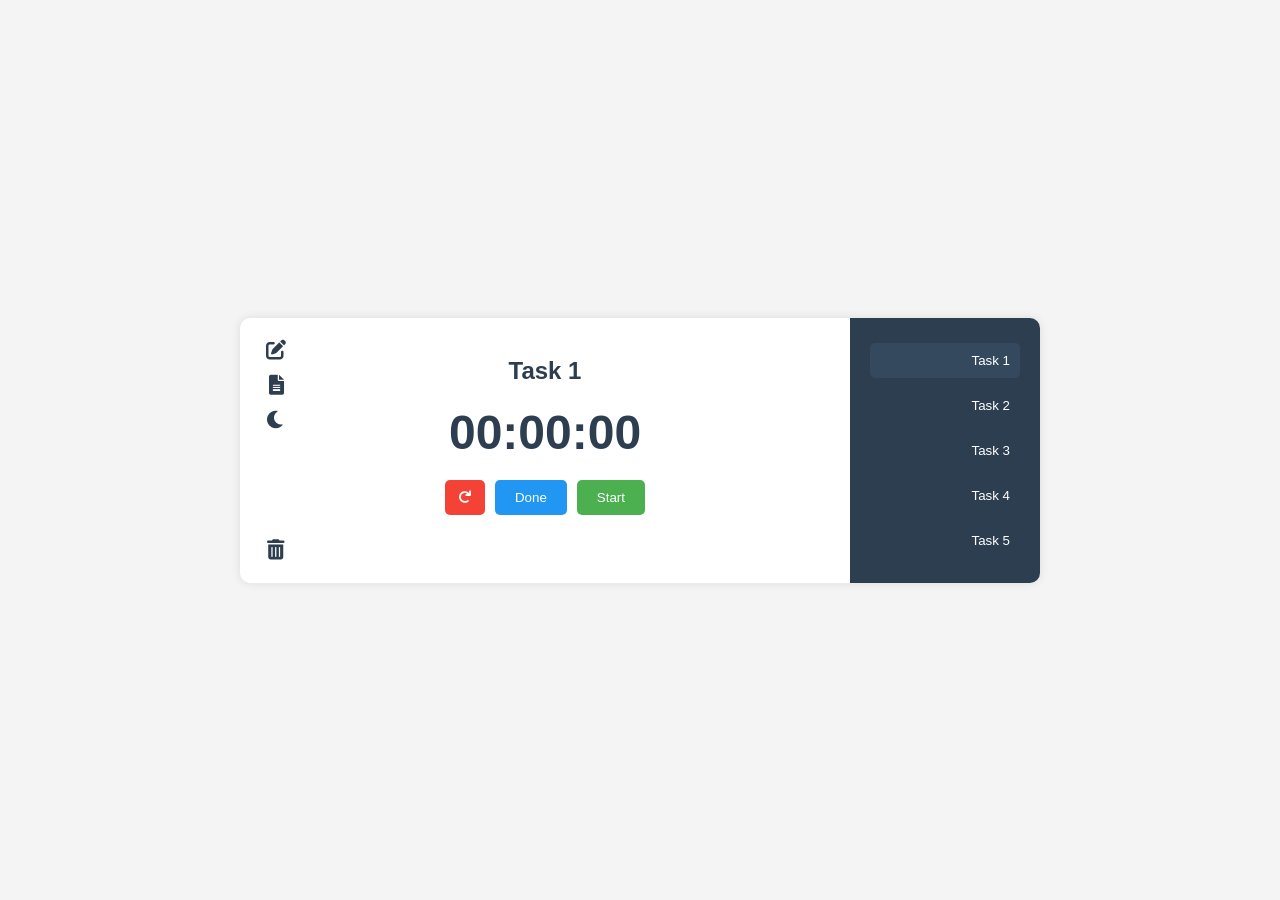
<file: index.html>
<!DOCTYPE html>
<html lang="ar" dir="rtl">

<head>
    <meta charset="UTF-8">
    <meta name="viewport" content="width=device-width, initial-scale=1.0">
    <title>Task Stopwatch</title>
    <link rel="stylesheet" href="styles.css">
    <!-- Font Awesome for Icons -->
    <link rel="stylesheet" href="https://cdnjs.cloudflare.com/ajax/libs/font-awesome/6.0.0/css/all.min.css">
</head>

<body>
    <div class="container">
        <!-- Sidebar for Task Selection -->
        <div class="sidebar">
            <button class="task-tab active" data-task="1">Task 1</button>
            <button class="task-tab" data-task="2">Task 2</button>
            <button class="task-tab" data-task="3">Task 3</button>
            <button class="task-tab" data-task="4">Task 4</button>
            <button class="task-tab" data-task="5">Task 5</button>
        </div>

        <!-- Main Content (Visible Task) -->
        <div class="main-content">
            <!-- Task Name -->
            <h2 class="task-name">Task 1</h2>

            <!-- Stopwatch -->
            <div class="stopwatch">00:00:00</div>

            <!-- Controls -->
            <div class="controls">
                <button class="start-pause">Start</button>
                <button class="done">Done</button>
                <button class="reset" title="Reset"><i class="fas fa-redo"></i></button>
            </div>

            <!-- Edit and Report Buttons -->
            <div class="side-buttons">
                <button class="edit" title="تعديل"><i class="fas fa-edit"></i></button>
                <button class="report" title="التقرير"><i class="fas fa-file-alt"></i></button>
                <button class="theme-toggle" title="الوضع"><i class="fas fa-moon"></i></button>
                <button class="neon-toggle" title="وضع النيون"><i class="fas fa-bolt"></i></button>
                <button class="reset-all" title="إعادة تعيين الكل"><i class="fas fa-trash-alt"></i></button>
            </div>

            <!-- Reset Confirmation Modal -->
            <div class="modal" id="reset-modal">
                <div class="modal-content">
                    <h3>هل أنت متأكد من إعادة التعيين؟</h3>
                    <div class="modal-buttons">
                        <button class="confirm" onclick="confirmReset()">✅</button>
                        <button class="cancel" onclick="cancelReset()">❌</button>
                    </div>
                </div>
            </div>

            <!-- Edit Task Name Modal -->
            <div class="modal" id="edit-modal">
                <div class="modal-content">
                    <h3>تعديل اسم المهمة</h3>
                    <input type="text" id="new-task-name" placeholder="أدخل اسم المهمة الجديد">
                    <div class="modal-buttons">
                        <button id="save-edit">حفظ</button>
                        <button id="cancel-edit">إلغاء</button>
                    </div>
                </div>
            </div>

            <!-- Report Modal -->
            <div class="modal" id="report-modal">
                <div class="modal-content">
                    <h3>تقرير المهام - <span id="report-date"></span></h3>
                    <pre id="report-content"></pre>
                    <div class="modal-buttons">
                        <button id="close-report">إغلاق</button>
                    </div>
                </div>
            </div>

            <!-- Reset All Confirmation Modal -->
            <div class="modal" id="reset-all-modal">
                <div class="modal-content">
                    <h3>هل أنت متأكد من إعادة تعيين كل المهام؟</h3>
                    <p>سيتم مسح جميع الأوقات وإعادة أسماء المهام للوضع الافتراضي</p>
                    <div class="modal-buttons">
                        <button class="confirm" onclick="confirmResetAll()">✅</button>
                        <button class="cancel" onclick="cancelResetAll()">❌</button>
                    </div>
                </div>
            </div>
        </div>
    </div>

    <!-- Animation Elements -->
    <div id="celebration-animation"></div>

    <script src="script.js"></script>
</body>

</html>
</file>
<file: styles.css>
/* General Styles */

body {
    font-family: Arial, sans-serif;
    background-color: #f4f4f4;
    color: #333;
    margin: 0;
    padding: 0;
    display: flex;
    justify-content: center;
    align-items: center;
    height: 100vh;
    transition: background-color 0.3s, color 0.3s;
}

body.dark-mode {
    background-color: #1e1e1e;
    color: #f4f4f4;
}

.container {
    display: flex;
    background: white;
    border-radius: 10px;
    box-shadow: 0 0 10px rgba(0, 0, 0, 0.1);
    overflow: hidden;
    width: 800px;
    max-width: 90%;
    transition: background-color 0.3s, color 0.3s;
}

body.dark-mode .container {
    background-color: #2c3e50;
    color: #f4f4f4;
}


/* Sidebar Styles */

.sidebar {
    background-color: #2c3e50;
    padding: 20px;
    width: 150px;
    display: flex;
    flex-direction: column;
    align-items: center;
    transition: background-color 0.3s;
}

body.dark-mode .sidebar {
    background-color: #1c2a38;
}

.sidebar .task-tab {
    background: none;
    border: none;
    color: white;
    padding: 10px;
    margin: 5px 0;
    cursor: pointer;
    width: 100%;
    text-align: right;
    border-radius: 5px;
    transition: background 0.3s;
}

.sidebar .task-tab.active {
    background-color: #34495e;
}

.sidebar .task-tab:hover {
    background-color: #34495e;
}


/* Main Content Styles */

.main-content {
    flex: 1;
    padding: 20px;
    display: flex;
    flex-direction: column;
    align-items: center;
    position: relative;
}

.main-content .task-name {
    font-size: 24px;
    margin-bottom: 20px;
    color: #2c3e50;
    transition: color 0.3s;
}

body.dark-mode .main-content .task-name {
    color: #f4f4f4;
}

.main-content .stopwatch {
    font-size: 48px;
    font-weight: bold;
    margin-bottom: 20px;
    color: #2c3e50;
    transition: color 0.3s;
}

body.dark-mode .main-content .stopwatch {
    color: #f4f4f4;
}

.main-content .controls {
    display: flex;
    gap: 10px;
    margin-bottom: 20px;
}

.main-content .controls button {
    background-color: #4CAF50;
    color: white;
    border: none;
    padding: 10px 20px;
    border-radius: 5px;
    cursor: pointer;
    transition: background 0.3s;
}

.main-content .controls button.done {
    background-color: #2196F3;
}

.main-content .controls button.reset {
    background-color: #f44336;
    padding: 10px;
    width: 40px;
    display: flex;
    align-items: center;
    justify-content: center;
}

.main-content .controls button:hover {
    opacity: 0.9;
}

.main-content .controls button.hidden {
    display: none;
}


/* Side Buttons (Edit and Report) */

.main-content .side-buttons {
    position: absolute;
    top: 20px;
    left: 20px;
    display: flex;
    flex-direction: column;
    gap: 10px;
    height: calc(100% - 40px);
}

.main-content .side-buttons button {
    background: none;
    border: none;
    color: #2c3e50;
    cursor: pointer;
    font-size: 20px;
    position: relative;
    transition: color 0.3s;
}

body.dark-mode .main-content .side-buttons button {
    color: #f4f4f4;
}

.main-content .side-buttons button::after {
    content: "الوضع";
    position: absolute;
    top: 50%;
    left: 30px;
    transform: translateY(-50%);
    background: #2c3e50;
    color: white;
    padding: 5px 10px;
    border-radius: 5px;
    font-size: 14px;
    opacity: 0;
    transition: opacity 0.3s;
    pointer-events: none;
    white-space: nowrap;
}

body.dark-mode .main-content .side-buttons button::after {
    background: #1c2a38;
}

body.modern-mode .main-content .side-buttons button::after {
    background: #8B4513;
    color: #F5EBE0;
}

.main-content .side-buttons button:hover::after {
    opacity: 1;
}

.main-content .side-buttons button.edit::after {
    content: "تعديل";
}

.main-content .side-buttons button.report::after {
    content: "التقرير";
}

.main-content .side-buttons button.theme-toggle::after {
    content: "الوضع";
}

.main-content .side-buttons button.reset-all {
    margin-top: auto;
}

.main-content .side-buttons button.reset-all::after {
    content: "إعادة تعيين";
}

body.dark-mode .main-content .side-buttons button.reset-all {
    color: #ff6b6b;
}

body.modern-mode .main-content .side-buttons button.reset-all {
    color: #8B4513;
}


/* Modal Styles */

.modal {
    display: none;
    position: fixed;
    top: 0;
    left: 0;
    width: 100%;
    height: 100%;
    background: rgba(0, 0, 0, 0.5);
    justify-content: center;
    align-items: center;
}

.modal-content {
    background: white;
    padding: 20px;
    border-radius: 10px;
    width: 300px;
    text-align: center;
    box-shadow: 0 0 10px rgba(0, 0, 0, 0.1);
    transition: background-color 0.3s, color 0.3s;
}

body.dark-mode .modal-content {
    background-color: #2c3e50;
    color: #f4f4f4;
}

.modal-content h3 {
    margin-top: 0;
    color: #2c3e50;
    transition: color 0.3s;
}

body.dark-mode .modal-content h3 {
    color: #f4f4f4;
}

.modal-content input {
    width: 100%;
    padding: 10px;
    margin-bottom: 10px;
    border: 1px solid #ccc;
    border-radius: 5px;
    transition: background-color 0.3s, color 0.3s, border-color 0.3s;
}

body.dark-mode .modal-content input {
    background-color: #1c2a38;
    color: #f4f4f4;
    border-color: #34495e;
}

.modal-buttons {
    display: flex;
    justify-content: center;
    gap: 10px;
    margin-top: 10px;
}

.modal-buttons button {
    padding: 10px 20px;
    border: none;
    border-radius: 5px;
    cursor: pointer;
    transition: background 0.3s;
}

.modal-buttons button.confirm {
    background-color: #4CAF50;
    color: white;
}

.modal-buttons button.cancel {
    background-color: #f44336;
    color: white;
}

.modal-buttons button#save-edit {
    background-color: #4CAF50;
    color: white;
}

.modal-buttons button#cancel-edit,
.modal-buttons button#close-report {
    background-color: #f44336;
    color: white;
}


/* Celebration Animation */

#celebration-animation {
    position: fixed;
    top: 0;
    left: 0;
    width: 100%;
    height: 100%;
    pointer-events: none;
    z-index: 1000;
    overflow: hidden;
}

.confetti {
    position: fixed;
    transform-origin: center;
    animation: confetti-spread var(--duration, 2s) ease-out forwards;
}

.confetti.square {
    border-radius: 2px;
}

.confetti.rectangle {
    border-radius: 1px;
}

.confetti.strip {
    border-radius: 1px;
    transform-origin: center bottom;
}

@keyframes confetti-spread {
    0% {
        transform: translate(0, 0) rotate(0deg);
        opacity: 1;
    }
    50% {
        opacity: 1;
    }
    100% {
        transform: translate( calc(cos(var(--angle)) * var(--distance)), calc(sin(var(--angle)) * var(--distance))) rotate(var(--rotation, 360deg));
        opacity: 0;
    }
}


/* Modern Theme */

body.modern-mode {
    background-color: #F5EBE0;
    /* بيج فاتح */
    color: #2C1810;
    /* بني غامق */
}

body.modern-mode .container {
    background: #FAF1E6;
    /* بيج أفتح قليلاً من الخلفية */
    box-shadow: 0 0 20px rgba(44, 24, 16, 0.05);
}

body.modern-mode .sidebar {
    background-color: #8B4513;
    /* بني نبيتي */
}

body.modern-mode .task-tab {
    color: #F5EBE0;
    opacity: 0.8;
    transition: all 0.3s;
}

body.modern-mode .task-tab:hover {
    opacity: 1;
    background-color: rgba(245, 235, 224, 0.15);
}

body.modern-mode .task-tab.active {
    background-color: rgba(245, 235, 224, 0.25);
    opacity: 1;
}

body.modern-mode .task-name {
    color: #8B4513;
}

body.modern-mode .stopwatch {
    color: #2C1810;
    font-weight: 600;
}

body.modern-mode .controls button {
    border: none;
    transition: all 0.3s;
}

body.modern-mode .controls .start-pause {
    background-color: #8B4513;
    color: #F5EBE0;
}

body.modern-mode .controls .done {
    background-color: #A67B5B;
    color: #F5EBE0;
}

body.modern-mode .controls .reset {
    background-color: #D4A373;
    color: #2C1810;
}

body.modern-mode .side-buttons button {
    color: #8B4513;
}

body.modern-mode .modal-content {
    background: #FAF1E6;
    color: #2C1810;
    border: 1px solid #8B4513;
}

body.modern-mode .modal-content input {
    background-color: #F5EBE0;
    border: 1px solid #A67B5B;
    color: #2C1810;
}

body.modern-mode .modal-content input:focus {
    outline: none;
    border-color: #8B4513;
}


/* Neon Toggle Button */

.neon-toggle,
body.neon-mode {
    display: none;
}
</file>
